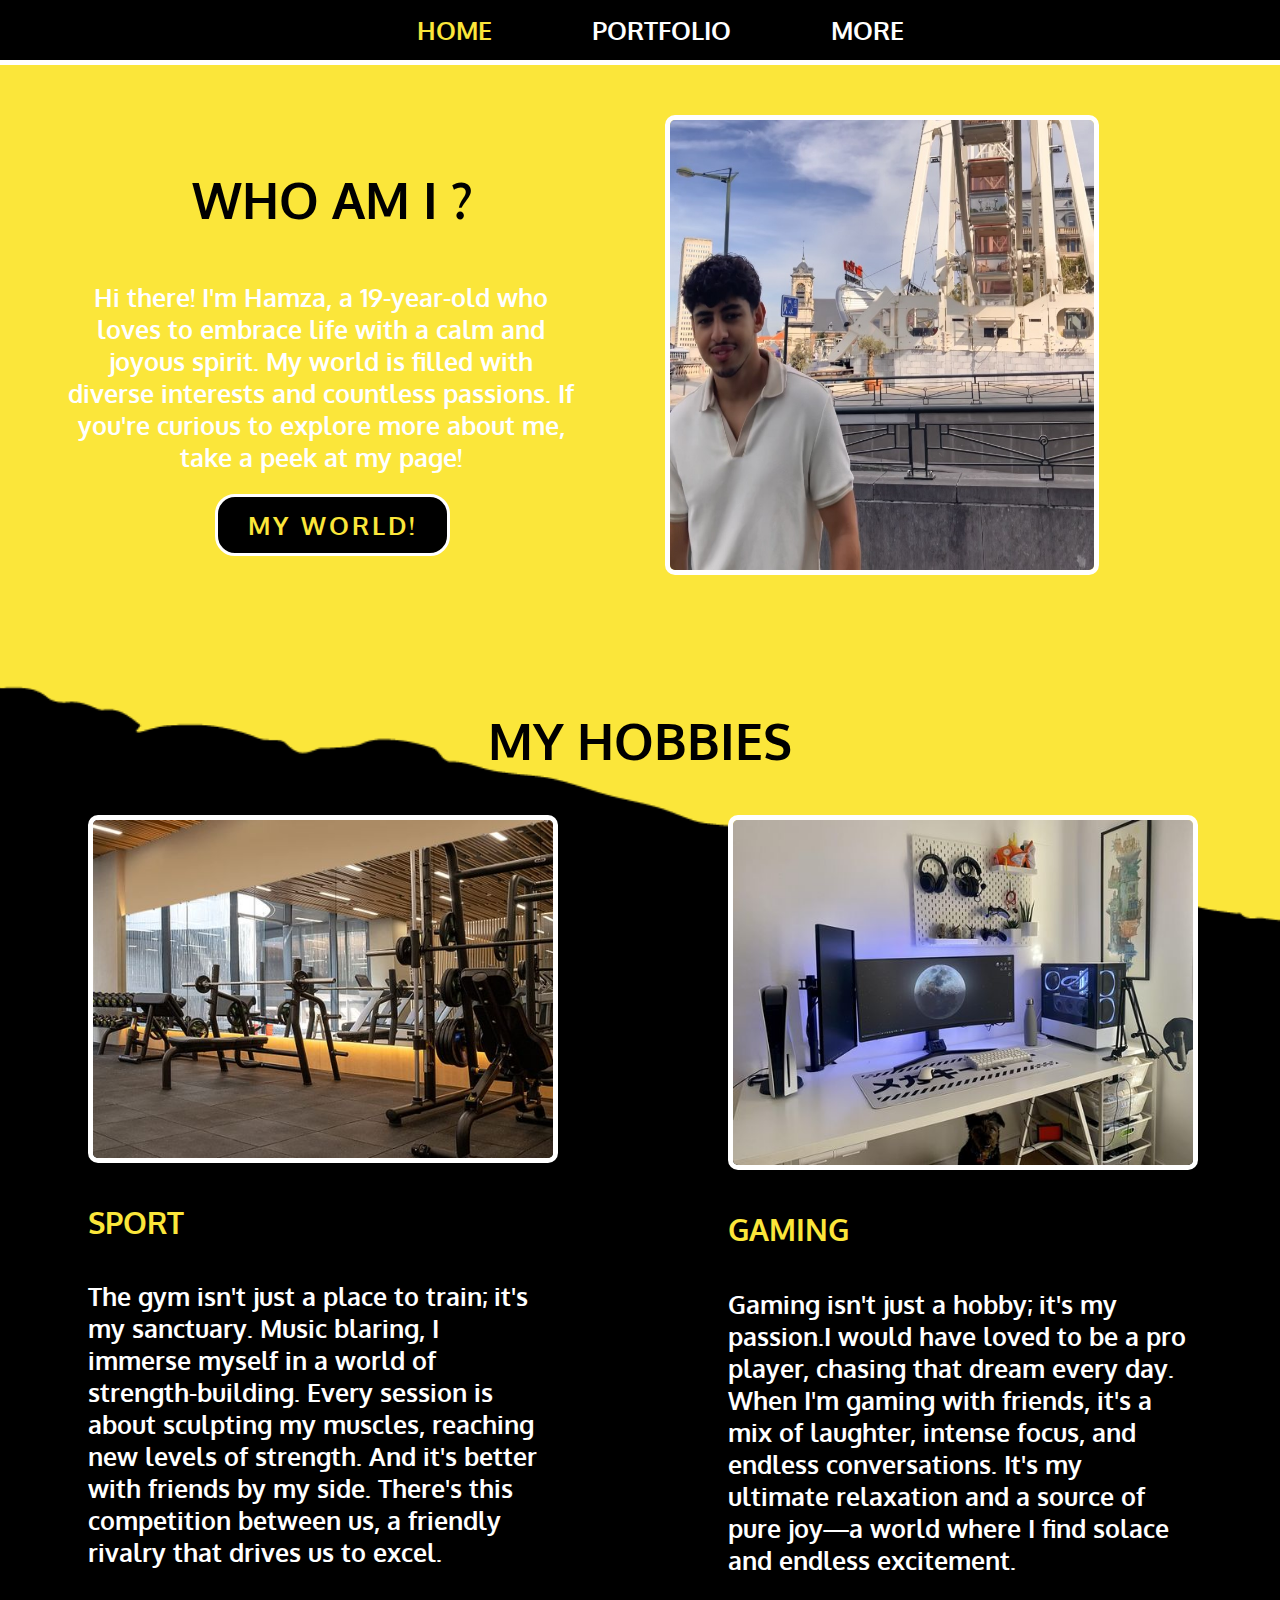
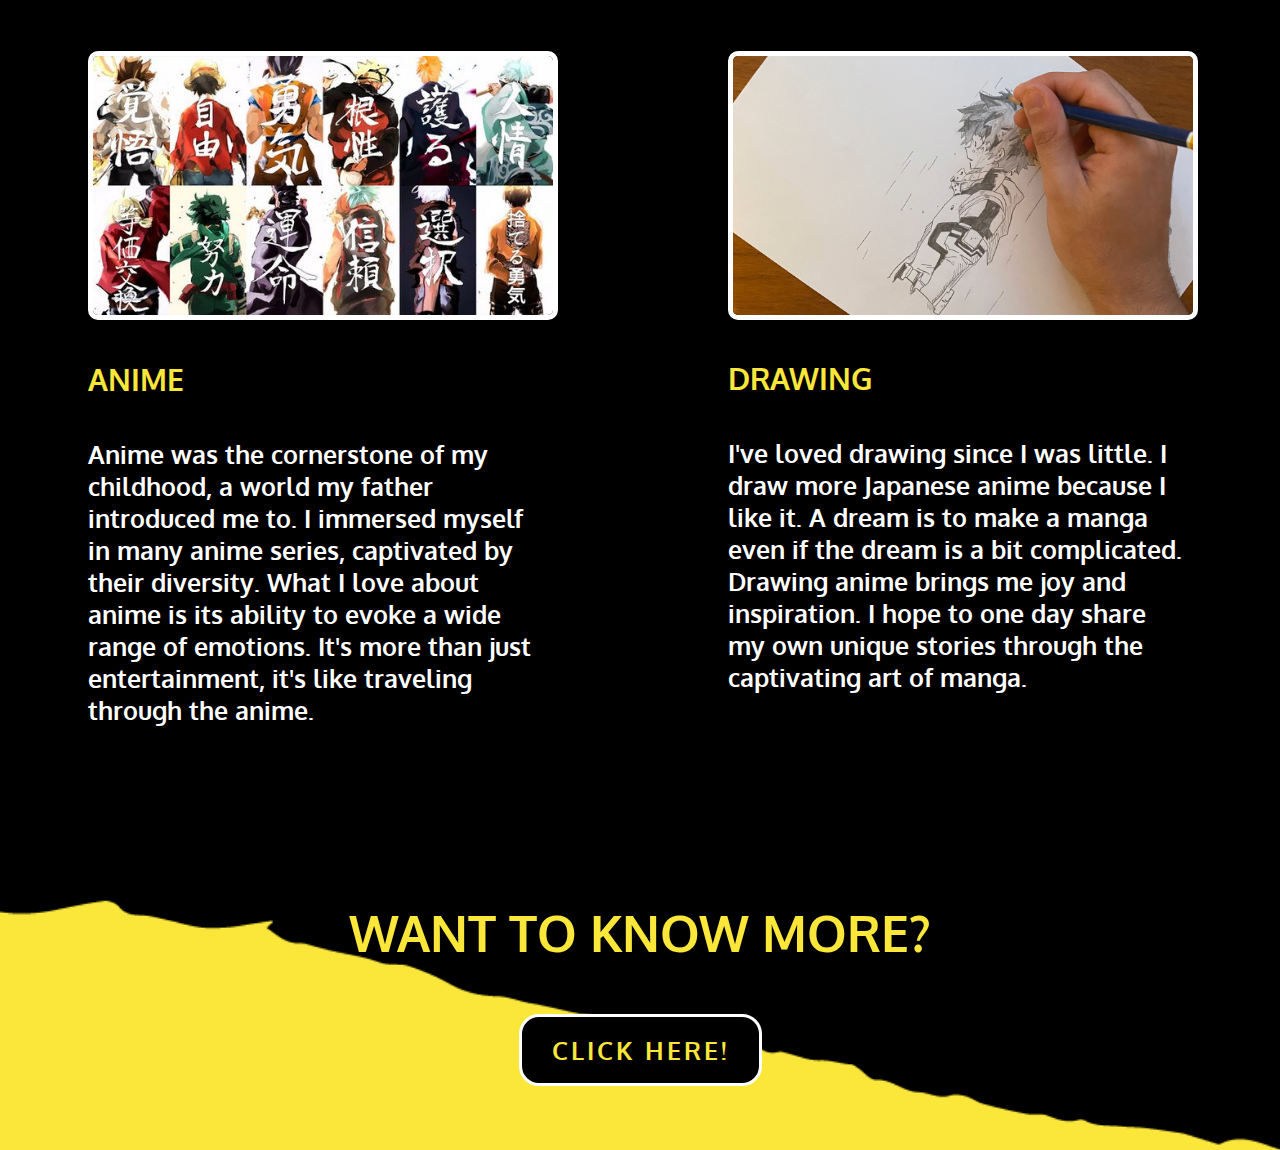
<file: index.html>
<!DOCTYPE html>
<html lang="en">
	<head>
		<meta charset="UTF-8" />
		<meta name="viewport" content="Hi there! I'm Hamza. My world is filled with diverse interests and countless passions. If you're curious to explore more about me, take a peek at my page!" />
		<title>Hamza Sahmoudi/Home</title>
		<link rel="stylesheet" href="style.css" />
	</head>
	<body>
		<div class="wrapper">
			<header>
				<div class="menu-toggle">&#9776;</div>
				<ul class="menu">
					<div class="actief">
						<li>
							<a href="index.html">HOME</a>
						</li>
					</div>
					<li>
						<a href="Portfolio.html">PORTFOLIO</a>
					</li>

					<li>
						<a href="More.html">MORE</a>
					</li>
				</ul>
			</header>
			<div class="rotate">
				<div class="first">
					<div class="first-text">
						<h3>WHO AM I ?</h3>
						<h2>Hi there! I'm Hamza, a 19-year-old who loves to embrace life with a calm and joyous spirit. My world is filled with diverse interests and countless passions. If you're curious to explore more about me, take a peek at my page!</h2>
						<a href="Portfolio.html">MY WORLD!</a>
					</div>
					<div class="first-image">
						<img src="Images/Front.jpeg" />
					</div>
				</div>
				<h3>MY HOBBIES</h3>
			</div>
			<div class="column-1">
				<div>
					<img class="image" src="Images/Sport.jpg" />
					<h4>SPORT</h4>
					<p>
						<span class="info"
							>The gym isn't just a place to train; it's my sanctuary. Music blaring, I immerse myself in a world of strength-building. Every session is about sculpting my muscles, reaching new levels of strength. And it's better with friends by my
							side. There's this competition between us, a friendly rivalry that drives us to excel.</span
						>
					</p>
				</div>
				<div>
					<img class="image" src="Images/Gaming.jpg" />
					<h4>GAMING</h4>
					<p>
						<span class="info"
							>Gaming isn't just a hobby; it's my passion.I would have loved to be a pro player, chasing that dream every day. When I'm gaming with friends, it's a mix of laughter, intense focus, and endless conversations. It's my ultimate relaxation
							and a source of pure joy—a world where I find solace and endless excitement.</span
						>
					</p>
				</div>
			</div>

			<div class="column">
				<div>
					<img class="image" src="Images/Anime.jpg" />
					<h4>ANIME</h4>
					<p>
						<span class="info"
							>Anime was the cornerstone of my childhood, a world my father introduced me to. I immersed myself in many anime series, captivated by their diversity. What I love about anime is its ability to evoke a wide range of emotions. It's more
							than just entertainment, it's like traveling through the anime.</span
						>
					</p>
				</div>
				<div>
					<img class="image" src="Images/drawing.jpg" />
					<h4>DRAWING</h4>
					<p>
						<span class="info"
							>I've loved drawing since I was little. I draw more Japanese anime because I like it. A dream is to make a manga even if the dream is a bit complicated. Drawing anime brings me joy and inspiration. I hope to one day share my own unique
							stories through the captivating art of manga.</span
						>
					</p>
				</div>
			</div>
			<div class="knowmore">
				<h3>WANT TO KNOW MORE?</h3>
				<a href="More.html">CLICK HERE!</a>
			</div>
		</div>
	</body>
	<script>
		const menuToggle = document.querySelector(".menu-toggle");
		const menu = document.querySelector(".menu");

		menuToggle.addEventListener("click", function () {
			menu.classList.toggle("active");
		});
	</script>
</html>
</file>
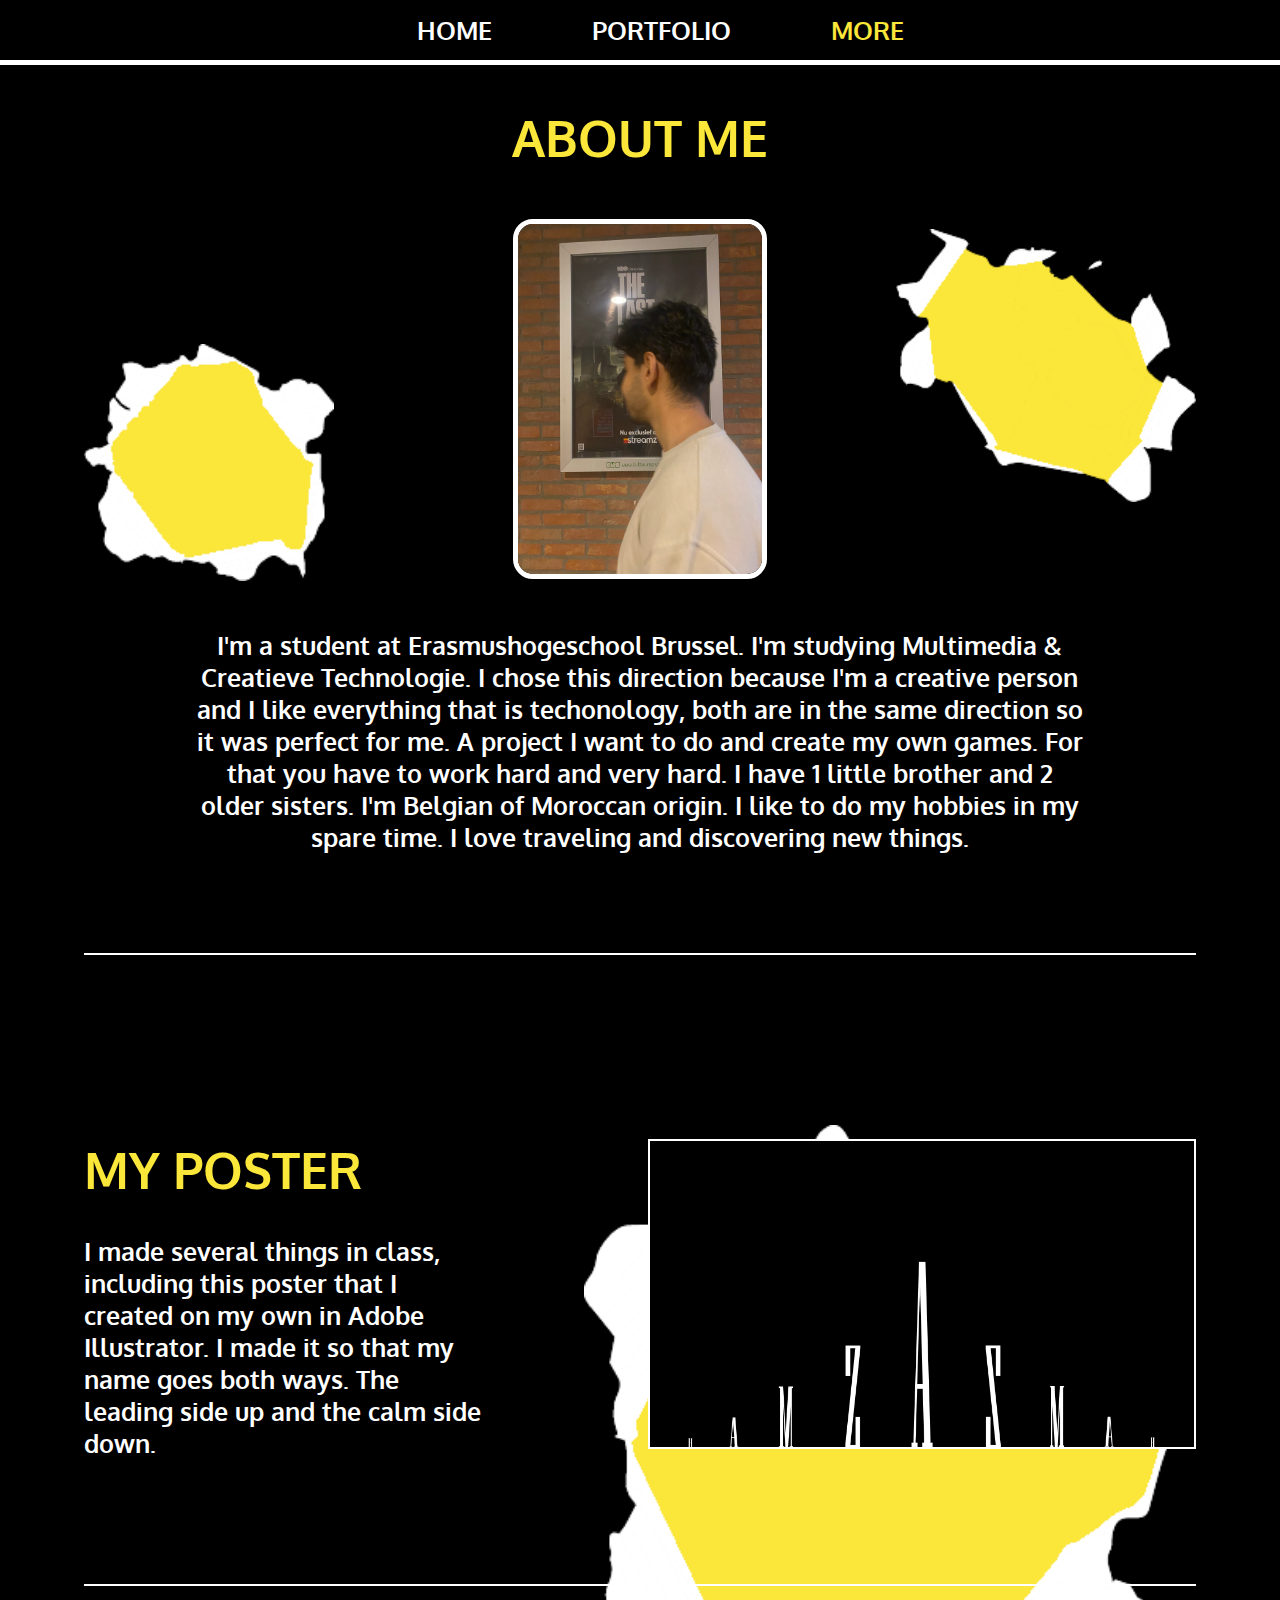
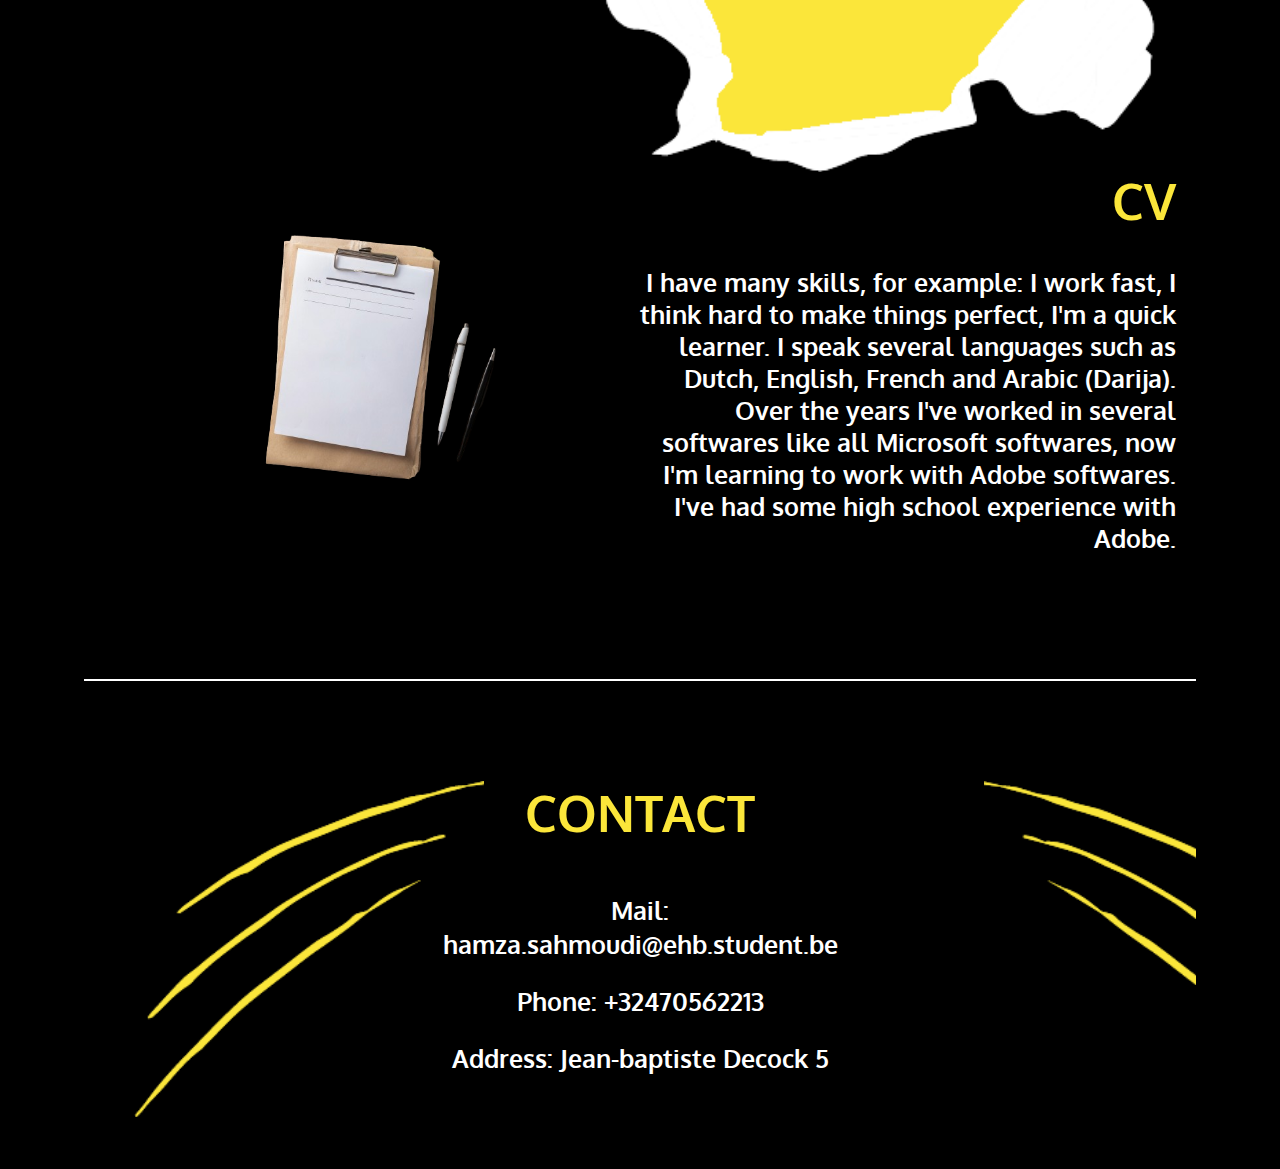
<file: More.html>
<!DOCTYPE html>
<html lang="en">
	<head>
		<meta charset="UTF-8" />
		<meta name="viewport" content="width=device-width, initial-scale=1.0" />
		<title>Hamza Sahmoudi/More</title>
		<link rel="stylesheet" href="style.css" />
	</head>
	<body class="more-page">
		<header>
			<div class="menu-toggle">&#9776;</div>
			<ul class="menu">
				<li><a href="index.html">HOME</a></li>
				<li><a href="Portfolio.html">PORTFOLIO</a></li>
				<div class="actief">
					<li><a href="More.html">MORE</a></li>
				</div>
			</ul>
		</header>
		<div class="separator"></div>
		<div class="wrapper-1">
			<div class="more">
				<h1>ABOUT ME</h1>
				<div class="more-background">
					<img src="Images/Aboutme.jpeg" />

					<p>
						I'm a student at Erasmushogeschool Brussel. I'm studying Multimedia & Creatieve Technologie. I chose this direction because I'm a creative person and I like everything that is techonology, both are in the same direction so it was perfect
						for me. A project I want to do and create my own games. For that you have to work hard and very hard. I have 1 little brother and 2 older sisters. I'm Belgian of Moroccan origin. I like to do my hobbies in my spare time. I love traveling
						and discovering new things.
					</p>
				</div>
			</div>
			<div class="separator"></div>
			<div class="poster-cv">
				<div class="poster">
					<div class="poster-text">
						<h1>MY POSTER</h1>
						<p>I made several things in class, including this poster that I created on my own in Adobe Illustrator. I made it so that my name goes both ways. The leading side up and the calm side down.</p>
					</div>
					<div class="poster-image">
						<img src="Images/Hamza.png" alt="Hamza's Poster" />
					</div>
				</div>
				<div class="separator"></div>

				<div class="cv">
					<div class="cv-image">
						<img src="Images/CV.png" />
					</div>
					<div class="cv-text">
						<h1>CV</h1>
						<p>
							I have many skills, for example: I work fast, I think hard to make things perfect, I'm a quick learner. I speak several languages such as Dutch, English, French and Arabic (Darija). Over the years I've worked in several softwares like
							all Microsoft softwares, now I'm learning to work with Adobe softwares. I've had some high school experience with Adobe.
						</p>
					</div>
				</div>
			</div>
			<div class="separator"></div>
			<div class="contact-griffe">
				<div class="contact">
					<h1 class="contact-title">CONTACT</h1>
					<div class="contact-info">
						<p>Mail:<a href="#"> hamza.sahmoudi@ehb.student.be</a></p>
						<p>Phone: +32470562213</p>
						<p>Address: Jean-baptiste Decock 5</p>
					</div>
				</div>
			</div>
		</div>
	</body>
	<script>
		const menuToggle = document.querySelector(".menu-toggle");
		const menu = document.querySelector(".menu");

		menuToggle.addEventListener("click", function () {
			menu.classList.toggle("active");
		});
	</script>
</html>
</file>
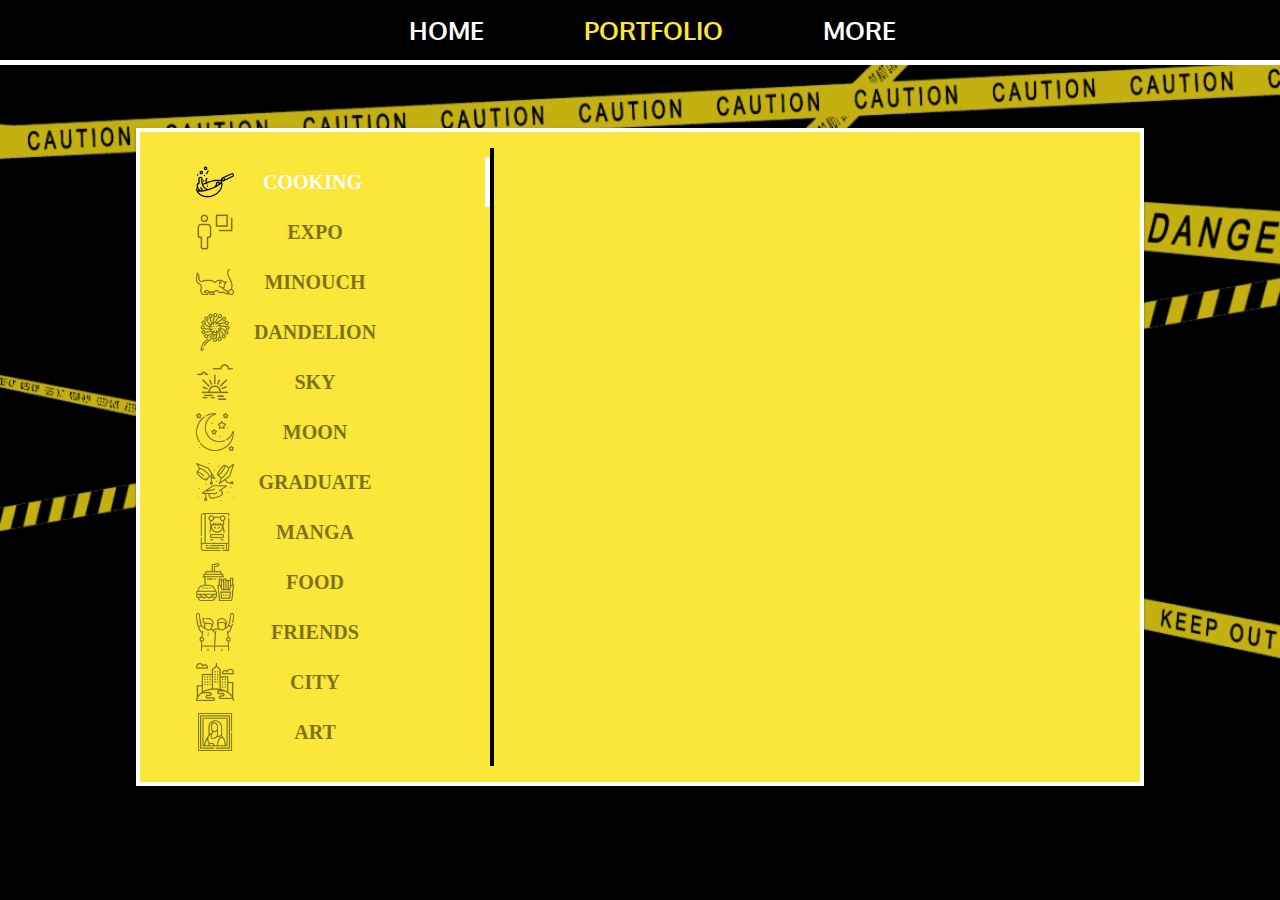
<file: Portfolio.html>
<!DOCTYPE html>
<html lang="en">
	<head>
		<meta charset="UTF-8" />
		<meta name="viewport" content="width=device-width, initial-scale=1.0" />
		<title>Hamza Sahmoudi/Portfolio</title>
		<link rel="stylesheet" href="carousel.css" />
	</head>
	<body>
		<header>
			<div class="menu-toggle">&#9776;</div>
			<ul class="menu">
				<li>
					<a href="index.html">HOME</a>
				</li>
				<div class="actief">
					<li>
						<a href="Portfolio.html">PORTFOLIO</a>
					</li>
				</div>
				<li>
					<a href="More.html">MORE</a>
				</li>
			</ul>
		</header>
		<div id="scene">
			<div id="left-zone">
				<ul class="list">
					<li class="item">
						<input
							type="radio"
							id="radio_The garden strawberry (or simply strawberry /ˈstrɔːbᵊri/; Fragaria × ananassa) is a widely grown hybrid species of the genus Fragaria (collectively known as the strawberries)"
							name="basic_carousel"
							value="The garden strawberry (or simply strawberry /ˈstrɔːbᵊri/; Fragaria × ananassa) is a widely grown hybrid species of the genus Fragaria (collectively known as the strawberries)"
							checked="checked"
						/>
						<label class="label_Cooking" for="radio_The garden strawberry (or simply strawberry /ˈstrɔːbᵊri/; Fragaria × ananassa) is a widely grown hybrid species of the genus Fragaria (collectively known as the strawberries)">COOKING</label>
						<div class="content content_Cooking">
							<span class="picto"></span>
							<p>
								I love to cook, not only for myself, but also for others. My sister is always teaching me new recipes, which results not only in delicious dishes, but also in enjoyable moments. I really enjoy cooking dishes that I like to eat. At
								least later I'll know what to cook if I'm living on my own.
							</p>
						</div>
					</li>
					<li class="item">
						<input
							type="radio"
							id="radio_A banana is an edible fruit, botanically a berry, produced by several kinds of large herbaceous flowering plants in the genus Musa."
							name="basic_carousel"
							value="A banana is an edible fruit, botanically a berry, produced by several kinds of large herbaceous flowering plants in the genus Musa."
						/>
						<label class="label_expo" for="radio_A banana is an edible fruit, botanically a berry, produced by several kinds of large herbaceous flowering plants in the genus Musa.">EXPO</label>
						<div class="content content_expo">
							<span class="picto"></span>
							<p>Here, I'm relaxing at an exhibition in Tokyo, doing all sorts of things. I love discovering new places. My ultimate dream is to go to Japan one day, so this day was really crazy.</p>
						</div>
					</li>
					<li class="item">
						<input
							type="radio"
							id="radio_The apple tree (Malus domestica) is a deciduous tree in the rose family best known for its sweet, pomaceous fruit, the apple. It is cultivated worldwide as a fruit tree, and is the most widely grown species in the genus Malus."
							name="basic_carousel"
							value="The apple tree (Malus domestica) is a deciduous tree in the rose family best known for its sweet, pomaceous fruit, the apple. It is cultivated worldwide as a fruit tree, and is the most widely grown species in the genus Malus."
						/>
						<label
							class="label_minouch"
							for="radio_The apple tree (Malus domestica) is a deciduous tree in the rose family best known for its sweet, pomaceous fruit, the apple. It is cultivated worldwide as a fruit tree, and is the most widely grown species in the genus Malus."
							>MINOUCH</label
						>
						<div class="content content_minouch">
							<span class="picto"></span>
							<p>
								May I introduce my cat Tarzan, who has been a faithful friend for the past three years. He quickly became my source of support, always by my side when I was facing difficulties. Tarzan loves to play and loves to crash on my bed at
								night for a long nap.
							</p>
						</div>
					</li>
					<li class="item">
						<input
							type="radio"
							id="radio_The orange (specifically, the sweet orange) is the fruit of the citrus species Citrus × sinensis in the family Rutaceae."
							name="basic_carousel"
							value="The orange (specifically, the sweet orange) is the fruit of the citrus species Citrus × sinensis in the family Rutaceae."
						/>
						<label class="label_dandelion" for="radio_The orange (specifically, the sweet orange) is the fruit of the citrus species Citrus × sinensis in the family Rutaceae.">DANDELION</label>
						<div class="content content_dandelion">
							<span class="picto"></span>
							<p>This image represents me. I'm a person who likes to be left alone in peace and quiet. I'm nice to my friends. I have the character of a leader who knows how to manage groups. I'm allergic to dandelions, but that's okay.</p>
						</div>
					</li>
					<li class="item">
						<input
							type="radio"
							id="radio_sky is an edible fruit, botanically a berry, produced by several kinds of large herbaceous flowering plants in the genus Musa."
							name="basic_carousel"
							value="A sky is an edible fruit, botanically a berry, produced by several kinds of large herbaceous flowering plants in the genus Musa."
						/>
						<label class="label_sky" for="radio_sky is an edible fruit, botanically a berry, produced by several kinds of large herbaceous flowering plants in the genus Musa.">SKY</label>
						<div class="content content_sky">
							<span class="picto"></span>
							<p>Sunsets are one of the most beautiful things to see in the sky. Sometimes it changes color every time. Being with your friends with this view is beautiful, isn't it?</p>
						</div>
					</li>
					<li class="item">
						<input
							type="radio"
							id="radio_moon is an edible fruit, botanically a berry, produced by several kinds of large herbaceous flowering plants in the genus Musa."
							name="basic_carousel"
							value="A moon is an edible fruit, botanically a berry, produced by several kinds of large herbaceous flowering plants in the genus Musa."
						/>
						<label class="label_moon" for="radio_moon is an edible fruit, botanically a berry, produced by several kinds of large herbaceous flowering plants in the genus Musa.">MOON</label>
						<div class="content content_moon">
							<span class="picto"></span>
							<p>Here you can see the moon on my birthday last year. I'm really a night person, I love playing with friends in the evening. Just relaxing, feeling the peace and no one around to distract me. Nights are just my happy place.</p>
						</div>
					</li>
					<li class="item">
						<input
							type="radio"
							id="radio_graduate is an edible fruit, botanically a berry, produced by several kinds of large herbaceous flowering plants in the genus Musa."
							name="basic_carousel"
							value="A graduate is an edible fruit, botanically a berry, produced by several kinds of large herbaceous flowering plants in the genus Musa."
						/>
						<label class="label_graduate" for="radio_graduate is an edible fruit, botanically a berry, produced by several kinds of large herbaceous flowering plants in the genus Musa.">GRADUATE</label>
						<div class="content content_graduate">
							<span class="picto"></span>
							<p>I was thrilled when I graduated from high school. We had to go in front of a stage and take it in front of relatives and friends. I'm proud of myself and also of my colleagues.</p>
						</div>
					</li>
					<li class="item">
						<input
							type="radio"
							id="radio_manga is an edible fruit, botanically a berry, produced by several kinds of large herbaceous flowering plants in the genus Musa."
							name="basic_carousel"
							value="A manga is an edible fruit, botanically a berry, produced by several kinds of large herbaceous flowering plants in the genus Musa."
						/>
						<label class="label_manga" for="radio_manga is an edible fruit, botanically a berry, produced by several kinds of large herbaceous flowering plants in the genus Musa.">MANGA</label>
						<div class="content content_manga">
							<span class="picto"></span>
							<p>
								Anime is my childhood, and I love watching all kinds. There's a lot of manga in the stores, and I always make a trip to the shelves. There's also made in asia, a manga/anime event. I've been there once, but I hope to go more often.
							</p>
						</div>
					</li>
					<li class="item">
						<input
							type="radio"
							id="radio_food is an edible fruit, botanically a berry, produced by several kinds of large herbaceous flowering plants in the genus Musa."
							name="basic_carousel"
							value="A food is an edible fruit, botanically a berry, produced by several kinds of large herbaceous flowering plants in the genus Musa."
						/>
						<label class="label_food" for="radio_food is an edible fruit, botanically a berry, produced by several kinds of large herbaceous flowering plants in the genus Musa.">FOOD</label>
						<div class="content content_food">
							<span class="picto"></span>
							<p>
								Who doesn't like to eat? I do. That's why I love to cook. I love discovering foods from every culture, but my favorite is Japanese food. Their rice, chicken, sauce, sushi, salad, noodles, soup. There are also Moroccan desserts that
								are very delicious.
							</p>
						</div>
					</li>
					<li class="item">
						<input
							type="radio"
							id="radio_friends is an edible fruit, botanically a berry, produced by several kinds of large herbaceous flowering plants in the genus Musa."
							name="basic_carousel"
							value="A friends is an edible fruit, botanically a berry, produced by several kinds of large herbaceous flowering plants in the genus Musa."
						/>
						<label class="label_friends" for="radio_friends is an edible fruit, botanically a berry, produced by several kinds of large herbaceous flowering plants in the genus Musa.">FRIENDS</label>
						<div class="content content_friends">
							<span class="picto"></span>
							<p>Going out with my friends is what I love. Seeing my friends again is a pleasure. I'd like to get out with them more because I miss it. Doing activities together, eating together, playing games together.</p>
						</div>
					</li>
					<li class="item">
						<input
							type="radio"
							id="radio_city is an edible fruit, botanically a berry, produced by several kinds of large herbaceous flowering plants in the genus Musa."
							name="basic_carousel"
							value="A city is an edible fruit, botanically a berry, produced by several kinds of large herbaceous flowering plants in the genus Musa."
						/>
						<label class="label_city" for="radio_city is an edible fruit, botanically a berry, produced by several kinds of large herbaceous flowering plants in the genus Musa.">CITY</label>
						<div class="content content_city">
							<span class="picto"></span>
							<p>
								Exploring new places excites me. Whenever I visit somewhere new, I remember the routes and spots like I have a built-in GPS in my head. It's not just about going places; it's about creating a mental map that brings each adventure to
								life. Discovering fresh locations keeps my curiosity alive and pushes me to seek out new adventures.
							</p>
						</div>
					</li>
					<li class="item">
						<input
							type="radio"
							id="radio_art is an edible fruit, botanically a berry, produced by several kinds of large herbaceous flowering plants in the genus Musa."
							name="basic_carousel"
							value="A art is an edible fruit, botanically a berry, produced by several kinds of large herbaceous flowering plants in the genus Musa."
						/>
						<label class="label_art" for="radio_art is an edible fruit, botanically a berry, produced by several kinds of large herbaceous flowering plants in the genus Musa.">ART</label>
						<div class="content content_art">
							<span class="picto"></span>
							<p>Art is beautiful to see, like going to a museum. The best museum I've explored is the Art & History Museum in Brussels. We have lots of artists in Belgium.</p>
						</div>
					</li>
				</ul>
			</div>
			<div id="middle-border"></div>
			<div id="right-zone"></div>
		</div>
	</body>
	<script>
		const menuToggle = document.querySelector(".menu-toggle");
		const menu = document.querySelector(".menu");

		menuToggle.addEventListener("click", function () {
			menu.classList.toggle("active");
		});
	</script>
</html>
</file>
<file: style.css>
/* BRONNEN 
ANIMATIE HEADER: https://vm.tiktok.com/ZGeF2uy31/
BACKGROUND IMAGE: https://www.instagram.com/reel/Cw117Q5rq_v/?igsh=eGcxODRnMTZvcjVq
*/

@import url("https://fonts.googleapis.com/css2?family=Oxygen:wght@400;700&display=swap");

body {
	margin: 0;
	font-family: "Oxygen", sans-serif;
	background-color: #fbe63a;
}

.wrapper {
	width: 100%;
	min-height: 100vh;
	margin: 0 auto;
	box-sizing: border-box;
	padding-top: 65px;
}

header {
	background-color: black;
	height: 60px;
	display: flex;
	align-items: center;
	justify-content: center;
	color: white;
	position: fixed;
	width: 100%;
	top: 0;
	z-index: 999;
	border-bottom: 5px solid white;
}

.menu {
	height: 100%;
	display: flex;
	align-items: center;
	justify-content: center;
	gap: 100px;
	list-style: none;
	font-size: 20px;
}

.actief li a {
	color: #fbe63a;
}

li a {
	color: white;
	text-decoration: none;
	font-size: 25px;
	border: none;
	background: none;
	font-weight: 600;
	font-family: "Oxygen", sans-serif;
}
li a::before {
	margin-left: auto;
}

li a::after,
li a::before {
	content: "";
	width: 0%;
	height: 2px;
	background: #fbe63a;
	display: block;
	transition: 0.5s;
}

li a:hover::after,
li a:hover::before {
	width: 100%;
}

.first {
	display: flex;
	align-items: center;
	justify-content: center;

	padding: 50px;
	width: 100%;
	box-sizing: border-box;
	margin-bottom: 80px;
}

.first-text {
	flex: 1;
	padding-right: 50px;
	color: white;
	text-align: center;
}
.first-text h3 {
	margin-top: 5%;
	color: black;
}

.first-image {
	flex: 1;
	text-align: right;
}
.first-image img {
	width: 75%;
	height: 450px;
	border: 5px solid WHITE;
	border-radius: 10px;
	margin-right: 160px;
}

.first-text a {
	display: inline-block;
	background-color: black;
	padding: 10px 30px;
	border-radius: 20px;
	color: #fbe63a;
	text-transform: uppercase;
	text-decoration: none;
	font-size: 25px;
	font-weight: bold;
	letter-spacing: 3px;
	border: 3px solid white;
	font-weight: bold;
}

.first-text a::before {
	margin-left: auto;
}

.first-text a::after {
	content: "";
	width: 0%;
	height: 2px;
	background: #fbe63a;
	display: block;
	transition: 0.5s;
}

.first-text a:hover::after {
	width: 100%;
}

.hobby {
	width: 100%;
	margin: 0 auto;
	background-color: black;
	position: relative;
	padding-bottom: 50px;
}

.info {
	color: #fff;
	width: 230%;
	display: block;
	margin: 0 auto;
	padding-bottom: 10px;
}
.column-1 {
	display: flex;
	justify-content: center;
	background-image: url(Images/Fond.png);
	background-size: 3200px;
	background-repeat: no-repeat;
	background-position: -170px -135px;
}

.column-1 div {
	width: calc(50% - 20px);
	max-width: 200px;
	margin: 0 auto;
	margin-bottom: 40px;
	margin-right: 27.5%;
}

.column {
	display: flex;
	justify-content: center;
	background-color: black;
}

.column div {
	width: calc(50% - 20px);
	max-width: 200px;
	margin: 0 auto;
	margin-bottom: 40px;
	margin-right: 27.5%;
}

.hobby h3 {
	margin-bottom: 100px;
	color: #fbe63a;
}

.image {
	width: 230%;
	display: block;
	margin: 0;
	border: 5px solid white;
	border-radius: 10px;
}

.knowmore {
	background-color: #fbe63a;
	text-align: center;
	padding: 50px 0;
	padding-bottom: 5%;
	background-image: url(Images/Fond.png);
	background-position: -170px -680px;
	background-size: 2200px;
	background-repeat: no-repeat;
}
.knowmore h3 {
	margin-bottom: 50px;
	color: #fbe63a;
}
.knowmore a {
	display: inline-block;
	background-color: black;
	padding: 15px 30px;
	border-radius: 20px;
	color: #fbe63a;
	text-transform: uppercase;
	text-decoration: none;
	font-size: 25px;
	font-weight: bold;
	letter-spacing: 3px;
	border: 3px solid white;
	font-weight: bold;
}

.knowmore a::before {
	margin-left: auto;
}

.knowmore a::after {
	content: "";
	width: 0%;
	height: 2px;
	background: #fbe63a;
	display: block;
	transition: 0.5s;
}

.knowmore a:hover::after {
	width: 100%;
}

/*lettertype*/
h2 {
	margin-left: 3%;
	font-size: 25px;
	width: 90%;
	font-weight: bold;
}

p {
	font-size: 25px;
	width: 100%;
	font-weight: bold;
	text-align: left;
}

h4 {
	font-size: 30px;
	font-weight: bold;
	color: #fbe63a;
	width: 470px;
	text-align: left;
}

h3 {
	text-align: center;
	font-size: 50px;
	font-weight: bold;
}

.rotate {
	background-image: url(Images/Fond.png);
	background-position: -300px 580px;
	background-size: 2200px;
	background-repeat: no-repeat;
	height: 900px;
	margin-bottom: -150px;
	width: 100%;
}

.rotate h3 {
	margin-top: 30px;
}

@media only screen and (max-width: 768px) {
	body {
		font-size: 16px;
		overflow-x: hidden;
	}
	.menu {
		display: none;
	}

	.menu-toggle {
		display: block;
		cursor: pointer;
		color: white;
		font-size: 24px;
		position: fixed;
		top: 15px;
		left: 20px;
		z-index: 1000;
	}

	.menu.active {
		display: flex;
		flex-direction: column;
		background-color: black;
		position: fixed;
		top: 0px;
		width: 100%;
		padding: 20px 0;
		text-align: center;
	}
	.first-image img,
	.image {
		width: 100%;
		height: auto;
		margin-right: 0;
	}

	.first {
		padding: 20px;
		margin-bottom: 50px;
	}

	.first-text {
		padding-right: 20px;
	}

	.knowmore {
		padding: 30px 0;
		background-image: none;
	}

	.knowmore h3 {
		margin-bottom: 30px;
		color: black;
	}

	.knowmore a {
		font-size: 20px;
		padding: 10px 20px;
	}

	h2,
	p {
		font-size: 18px;
	}

	h3 {
		font-size: 33px;
	}

	.column,
	.column-1 {
		width: 100%;
		flex-direction: column;
		background-image: none;
		background-color: black;
	}
	.column div,
	.column-1 div {
		width: 90%;
		max-width: 100%;
		margin-bottom: 20px;
		text-align: center;
		margin-top: 50px;
		margin-left: 15px;
	}

	.column div p,
	.column-1 div p {
		width: 45%;
		text-align: center;
	}
	.column div h4,
	.column-1 div h4 {
		width: 100%;
		text-align: center;
	}

	.rotate {
		height: auto;
		padding-bottom: 20px;
		background-position: center center;
		background-image: none;
	}

	.first-text a {
		padding: 10px 10px;
		font-size: 20px;
		margin-top: 20px;
	}
	.first-image img {
		margin-top: 100px;
	}
}

/*PAGINA MORE*/

@import url("https://fonts.googleapis.com/css2?family=Oxygen:wght@400;700&display=swap");

body.more-page {
	margin: 0;
	font-family: "Oxygen", sans-serif;
	background-color: black;
}

header {
	background-color: black;
	height: 60px;
	display: flex;
	align-items: center;
	justify-content: center;
	color: white;
	position: fixed;
	width: 100%;
	top: 0;
	z-index: 999;
	border-bottom: 5px solid white;
}

.menu {
	height: 100%;
	display: flex;
	align-items: center;
	justify-content: center;
	gap: 100px;
	list-style: none;
	font-size: 20px;
}

li a {
	color: white;
	text-decoration: none;
	font-size: 25px;
	border: none;
	background: none;
	font-weight: 600;
	font-family: "Oxygen", sans-serif;
}

li a::before {
	margin-left: auto;
}

li a::after,
a::before {
	content: "";
	width: 0%;
	height: 2px;
	background: #fbe63a;
	display: block;
	transition: 0.5s;
}

li a:hover::after,
li a:hover::before {
	width: 100%;
}

.wrapper-1 {
	width: 90%;
	margin: 0 auto;
	padding: 20px;
	box-sizing: border-box;
}

.separator {
	width: 100%;
	border-bottom: 2px solid white;
	margin-bottom: 50px;
}

.more {
	text-align: center;
	margin: 0 auto;
	margin-bottom: 100px;
	font-weight: bold;
	color: #f2c96c;
	background-image: url(Images/Trou\ 1.png);
	background-position: left;
	background-size: 250px;
	background-repeat: no-repeat;
}
.more-background {
	background-image: url(Images/Trou\ 2.png);
	background-position: right 10px;
	background-size: 300px;
	background-repeat: no-repeat;
}
.more img {
	width: 22%;
	height: 350px;
	border: 5px solid white;
	border-radius: 20px;
	display: block;
	margin: 0 auto;
}
.more p {
	margin-top: 50px;
	font-size: 25px;
	color: white;
	width: 80%;
	margin-left: 10%;
	text-align: center;
}

.more h1 {
	margin-bottom: 50px;
	font-size: 50px;
	font-weight: bold;
	color: #fbe63a;
	display: inline-block;
}
.poster {
	display: flex;
	flex-wrap: wrap;
	align-items: center;
	margin-top: 150px;
	margin-bottom: 100px;
	font-weight: bold;
}

.poster-text {
	flex: 1;
	padding-right: 20px;
}

.poster-image {
	flex: 1;
	text-align: center;
	border: 2px solid white;
}

.poster-image img {
	max-width: 100%;
	height: auto;
	margin: 0 auto;
	display: block;
}

.poster-text h1 {
	font-size: 50px;
	color: #fbe63a;
	font-weight: bold;
}

.poster-text P {
	font-size: 25px;
	color: white;
	font-weight: bold;
	width: 75%;
}

.cv {
	display: flex;
	flex-wrap: wrap;
	align-items: center;
	margin-top: 150px;
	margin-bottom: 100px;
	font-weight: bold;
}

.cv-text {
	flex: 1;
	padding-right: 20px;
	color: white;
	text-align: right;
}
.cv h1 {
	font-size: 50px;
	color: #fbe63a;
}
.cv p {
	font-size: 25px;
	color: white;
	font-weight: bold;
	text-align: right;
}

.cv-image {
	flex: 1;
	text-align: center;
}

.cv-image img {
	max-width: 60%;
	height: auto;
	margin: 0 auto;
	display: block;
}

.contact {
	text-align: center;
	margin-top: 100px;
	background-image: url(Images/Griffe\ 1.png);
	background-position: 50px 0px;
	background-size: 350px;
	background-repeat: no-repeat;
	padding-bottom: 50px;
}

.contact-title {
	font-size: 50px;
	color: #fbe63a;
	margin-bottom: 20px;
}

.contact-info {
	text-align: CENTER;
	font-size: 25px;
	color: white;
	font-weight: bold;
	margin-top: 50px;
}
.contact-info p {
	text-align: center;
}
.contact-info a {
	color: white;
	text-decoration: none;
	font-size: 25px;
	border: none;
	background: none;
}

.poster-cv {
	background-image: url(Images/Trou\ 3.png);
	background-position: 500px 20px;
	background-size: 600px;
	background-repeat: no-repeat;
}

.contact-griffe {
	background-image: url(Images/Griffe\ 2.png);
	background-position: 900px 0px;
	background-size: 350px;
	background-repeat: no-repeat;
}
.menu-toggle {
	display: none;
	cursor: pointer;
	color: white;
	font-size: 24px;
}

@media only screen and (max-width: 768px) {
	.menu {
		display: none;
	}

	.menu-toggle {
		display: block;
		cursor: pointer;
		color: white;
		font-size: 24px;
		position: fixed;
		top: 15px;
		left: 20px;
		z-index: 1000;
	}

	.menu.active {
		display: flex;
		flex-direction: column;
		background-color: black;
		position: fixed;
		top: 0px;
		width: 100%;
		padding: 20px 0;
		text-align: center;
	}

	.more {
		background-image: url(Images/Trou\ 1.png);
		background-position: left;
		background-size: 250px;
		background-repeat: no-repeat;
	}

	.more-background {
		background-image: none;
	}

	.more img {
		width: 80%;
		height: auto;
	}

	.more p {
		font-size: 19px;
		width: 100%;
		margin-left: 0;
	}

	.contact {
		background-image: none;
	}
	.contact p {
		font-size: 20px;
	}
	.contact a {
		font-size: 20px;
	}
	.wrapper-1 {
		max-width: 100%;
		overflow-x: hidden;
		box-sizing: border-box;
	}

	.poster-cv {
		background-image: url(Images/Trou\ 3.png);
		background-position: 200px 450px;
		background-size: 100px;
		background-repeat: no-repeat;
	}

	.contact-griffe {
		background-image: none;
	}
	.cv {
		display: flex;
		flex-direction: column;
		align-items: center;
		margin-top: 100px;
		margin-bottom: 100px;
		font-weight: bold;
		background-image: url(Images/Trou\ 2.png);
		background-position: 250px 200px;
		background-size: 100px;
		background-repeat: no-repeat;
	}

	.cv-image {
		text-align: center;
		margin-bottom: 20px;
		margin-left: 10px;
	}
	.cv-text {
		text-align: center;
		margin-left: 10px;
	}

	.cv-text p {
		text-align: center;
		color: white;
		font-size: 18px;
		margin-left: 10px;
	}
	.poster {
		display: flex;
		flex-direction: column;
		margin-top: 100px;
		margin-bottom: 100px;
		font-weight: bold;
		text-align: center;
	}

	.poster-image {
		text-align: center;
	}
	.poster-text h1 {
		margin-left: 15px;
	}
	.poster-text p {
		text-align: center;
		color: white;
		width: 100%;
		font-size: 19px;
		margin-left: 10px;
	}
}
</file>
<file: carousel.css>
/* BRON CAROUSEL https://codepen.io/pascaloliv/pen/LVZaeE*/

@import url("https://fonts.googleapis.com/css2?family=Oxygen:wght@400;700&display=swap");

body {
	margin: 0;
	font-family: "Oxygen", sans-serif;
	background-color: black;
}
header {
	background-color: black;
	height: 60px;
	display: flex;
	align-items: center;
	justify-content: center;
	color: white;
	position: fixed;
	width: 100%;
	top: 0;
	z-index: 999;
	border-bottom: 5px solid white;
}

.menu {
	height: 100%;
	display: flex;
	align-items: center;
	justify-content: center;
	gap: 100px;
	list-style: none;
	font-size: 20px;
	margin-right: 15px;
}

li a {
	color: white;
	text-decoration: none;
	font-size: 25px;
	border: none;
	background: none;
	font-weight: 600;
	font-family: "Oxygen", sans-serif;
}
li a::before {
	margin-left: auto;
}

li a::after,
a::before {
	content: "";
	width: 0%;
	height: 2px;
	background: #f2c96c;
	display: block;
	transition: 0.5s;
}

li a:hover::after,
li a:hover::before {
	width: 100%;
}
.actief li a {
	color: #fbe63a;
}

@-webkit-keyframes slidein {
	0% {
		top: -400px;
		opacity: 0;
	}
	100% {
		opacity: 1;
		top: 0px;
	}
}
@keyframes slidein {
	0% {
		top: -400px;
		opacity: 0;
	}
	100% {
		opacity: 1;
		top: 0px;
	}
}
@-webkit-keyframes slideout {
	0% {
		top: 0;
		opacity: 1;
	}
	100% {
		top: -400px;
		opacity: 0;
	}
}
@keyframes slideout {
	0% {
		top: 0;
		opacity: 1;
	}
	100% {
		top: -400px;
		opacity: 0;
	}
}
body {
	background-image: url(Images/Tape-PNG-Transparent.png);
	background-size: cover;
	background-repeat: no-repeat;
	font-family: "Tahoma";
	-moz-user-select: none;
	-webkit-user-select: none;
	-ms-user-select: none;
	user-select: none;
}
body #scene {
	display: flex;
	align-items: center;
	justify-content: left;
	width: 1000px;
	height: 650px;
	position: absolute;
	top: 0;
	bottom: 0;
	left: 0;
	right: 0;
	margin: auto;
	background-color: #fbe63a;
	box-shadow: 0 1px 3px rgba(0, 0, 0, 0.12), 0 1px 2px rgba(0, 0, 0, 0.24);
	overflow: hidden;
	border: 4px solid white;
	margin-top: 10%;
}
body #scene #left-zone {
	background: #bla;
	height: 75%;
	flex-grow: 0;
	display: flex;
	width: 350px;
	align-items: center;
	justify-content: left;
}
body #scene #left-zone .list {
	display: flex;
	list-style: none;
	align-content: stretch;
	flex-direction: column;
	flex-grow: 1;
	margin: 0;
	padding: 0;
}
body #scene #left-zone .list li.item input[type="radio"] {
	display: none;
}
body #scene #left-zone .list li.item input[type="radio"] ~ label {
	display: block;
	opacity: 0.5;
	height: 50px;
	text-align: center;
	line-height: 50px;
}
body #scene #left-zone .list li.item input[type="radio"] ~ label:first-letter {
	text-transform: uppercase;
}
body #scene #left-zone .list li.item input[type="radio"] ~ label:hover {
	opacity: 0.75;
	cursor: pointer;
}
body #scene #left-zone .list li.item input[type="radio"] ~ label.label_Cooking:before {
	content: " ";
	display: block;
	position: absolute;
	width: 50px;
	height: 50px;
	margin-left: 50px;
	background-image: url(Images/cooking-icoon.png);
	background-position: center;
	background-size: 75% 75%;
	background-repeat: no-repeat;
}
body #scene #left-zone .list li.item input[type="radio"] ~ label.label_expo:before {
	content: " ";
	display: block;
	position: absolute;
	width: 50px;
	height: 50px;
	margin-left: 50px;
	background-image: url(Images/expo-icoon.png);
	background-position: center;
	background-size: 75% 75%;
	background-repeat: no-repeat;
}
body #scene #left-zone .list li.item input[type="radio"] ~ label.label_minouch:before {
	content: " ";
	display: block;
	position: absolute;
	width: 50px;
	height: 50px;
	margin-left: 50px;
	background-image: url(Images/cat-icoon.png);
	background-position: center;
	background-size: 75% 75%;
	background-repeat: no-repeat;
}
body #scene #left-zone .list li.item input[type="radio"] ~ label.label_dandelion:before {
	content: " ";
	display: block;
	position: absolute;
	width: 50px;
	height: 50px;
	margin-left: 50px;
	background-image: url(Images/flower-icoon.png);
	background-position: center;
	background-size: 75% 75%;
	background-repeat: no-repeat;
}
body #scene #left-zone .list li.item input[type="radio"] ~ label.label_sky:before {
	content: " ";
	display: block;
	position: absolute;
	width: 50px;
	height: 50px;
	margin-left: 50px;
	background-image: url(Images/sunset-icoon.png);
	background-position: center;
	background-size: 75% 75%;
	background-repeat: no-repeat;
}
body #scene #left-zone .list li.item input[type="radio"] ~ label.label_moon:before {
	content: " ";
	display: block;
	position: absolute;
	width: 50px;
	height: 50px;
	margin-left: 50px;
	background-image: url(Images/moon-icoon.png);
	background-position: center;
	background-size: 75% 75%;
	background-repeat: no-repeat;
}
body #scene #left-zone .list li.item input[type="radio"] ~ label.label_graduate:before {
	content: " ";
	display: block;
	position: absolute;
	width: 50px;
	height: 50px;
	margin-left: 50px;
	background-image: url(Images/graduate-icoon.png);
	background-position: center;
	background-size: 75% 75%;
	background-repeat: no-repeat;
}
body #scene #left-zone .list li.item input[type="radio"] ~ label.label_manga:before {
	content: " ";
	display: block;
	position: absolute;
	width: 50px;
	height: 50px;
	margin-left: 50px;
	background-image: url(Images/manga-icoon.png);
	background-position: center;
	background-size: 75% 75%;
	background-repeat: no-repeat;
}
body #scene #left-zone .list li.item input[type="radio"] ~ label.label_food:before {
	content: " ";
	display: block;
	position: absolute;
	width: 50px;
	height: 50px;
	margin-left: 50px;
	background-image: url(Images/food-icoon.png);
	background-position: center;
	background-size: 75% 75%;
	background-repeat: no-repeat;
}
body #scene #left-zone .list li.item input[type="radio"] ~ label.label_friends:before {
	content: " ";
	display: block;
	position: absolute;
	width: 50px;
	height: 50px;
	margin-left: 50px;
	background-image: url(Images/friends-icoon.png);
	background-position: center;
	background-size: 75% 75%;
	background-repeat: no-repeat;
}
body #scene #left-zone .list li.item input[type="radio"] ~ label.label_city:before {
	content: " ";
	display: block;
	position: absolute;
	width: 50px;
	height: 50px;
	margin-left: 50px;
	background-image: url(Images/city-icoon.png);
	background-position: center;
	background-size: 75% 75%;
	background-repeat: no-repeat;
}
body #scene #left-zone .list li.item input[type="radio"] ~ label.label_art:before {
	content: " ";
	display: block;
	position: absolute;
	width: 50px;
	height: 50px;
	margin-left: 50px;
	background-image: url(Images/Art.png);
	background-position: center;
	background-size: 75% 75%;
	background-repeat: no-repeat;
}
body #scene #left-zone .list li.item input[type="radio"] ~ .content {
	position: absolute;
	left: 350px;
	top: -600px;
	width: 650px;
	height: 600px;
	-webkit-animation-duration: 0.75s;
	animation-duration: 0.75s;
	-webkit-animation-name: slideout;
	animation-name: slideout;
	-webkit-animation-timing-function: ease-out;
	animation-timing-function: ease-out;
	display: flex;
	align-items: center;
	justify-content: center;
	flex-direction: column;
}
body #scene #left-zone .list li.item input[type="radio"] ~ .content.content_Cooking .picto {
	height: 300px;
	width: 250px;
	background-image: url(Images/Cook.jpeg);
	background-position: center;
	background-size: cover;
	background-repeat: no-repeat;
	border: 5px solid white;
	border-radius: 10px;
}

body #scene #left-zone .list li.item input[type="radio"] ~ .content.content_expo .picto {
	height: 300px;
	width: 250px;
	background-image: url(Images/Expo.jpeg);
	background-position: center;
	background-size: cover;
	background-repeat: no-repeat;
	border: 5px solid white;
	border-radius: 10px;
}

body #scene #left-zone .list li.item input[type="radio"] ~ .content.content_minouch .picto {
	height: 300px;
	width: 250px;
	background-image: url(Images/Cat.jpeg);
	background-position: center;
	background-size: cover;
	background-repeat: no-repeat;
	border: 5px solid white;
	border-radius: 10px;
}

body #scene #left-zone .list li.item input[type="radio"] ~ .content.content_dandelion .picto {
	height: 300px;
	width: 250px;
	background-image: url(Images/One.jpeg);
	background-position: center;
	background-size: cover;
	background-repeat: no-repeat;
	border: 5px solid white;
	border-radius: 10px;
}
body #scene #left-zone .list li.item input[type="radio"] ~ .content.content_sky .picto {
	height: 300px;
	width: 250px;
	background-image: url(Images/Sky.jpeg);
	background-position: center;
	background-size: cover;
	background-repeat: no-repeat;
	border: 5px solid white;
	border-radius: 10px;
}
body #scene #left-zone .list li.item input[type="radio"] ~ .content.content_moon .picto {
	height: 300px;
	width: 250px;
	background-image: url(Images/Moon.jpeg);
	background-position: center;
	background-size: cover;
	background-repeat: no-repeat;
	border: 5px solid white;
	border-radius: 10px;
}
body #scene #left-zone .list li.item input[type="radio"] ~ .content.content_graduate .picto {
	height: 300px;
	width: 250px;
	background-image: url(Images/Promote.jpeg);
	background-position: center;
	background-size: cover;
	background-repeat: no-repeat;
	border: 5px solid white;
	border-radius: 10px;
}
body #scene #left-zone .list li.item input[type="radio"] ~ .content.content_manga .picto {
	height: 300px;
	width: 250px;
	background-image: url(Images/Manga.jpeg);
	background-position: center;
	background-size: cover;
	background-repeat: no-repeat;
	border: 5px solid white;
	border-radius: 10px;
}
body #scene #left-zone .list li.item input[type="radio"] ~ .content.content_food .picto {
	height: 300px;
	width: 250px;
	background-image: url(Images/Food.jpeg);
	background-position: center;
	background-size: cover;
	background-repeat: no-repeat;
	border: 5px solid white;
	border-radius: 10px;
}
body #scene #left-zone .list li.item input[type="radio"] ~ .content.content_friends .picto {
	height: 300px;
	width: 250px;
	background-image: url(Images/Friends.jpeg);
	background-position: center;
	background-size: cover;
	background-repeat: no-repeat;
	border: 5px solid white;
	border-radius: 10px;
}
body #scene #left-zone .list li.item input[type="radio"] ~ .content.content_city .picto {
	height: 300px;
	width: 250px;
	background-image: url(Images/Dos2.jpeg);
	background-position: center;
	background-size: cover;
	background-repeat: no-repeat;
	border: 5px solid white;
	border-radius: 10px;
}
body #scene #left-zone .list li.item input[type="radio"] ~ .content.content_art .picto {
	height: 300px;
	width: 250px;
	background-image: url(Images/Kunst.jpeg);
	background-position: center;
	background-size: cover;
	background-repeat: no-repeat;
	border: 5px solid white;
	border-radius: 10px;
}

body #scene #left-zone .list li.item input[type="radio"] ~ .content h1:first-letter {
	text-transform: uppercase;
}
body #scene #left-zone .list li.item input[type="radio"] ~ .content p {
	max-width: 50%;
	text-align: center;
}
body #scene #left-zone .list li.item input[type="radio"]:checked ~ label {
	opacity: 1;
	-webkit-animation: all 1s cubic-bezier(0.455, 0.03, 0.515, 0.955);
	animation: all 1s cubic-bezier(0.455, 0.03, 0.515, 0.955);
}
body #scene #left-zone .list li.item input[type="radio"]:checked ~ label.label_Cooking {
	color: white;
	border-right: solid 5px white;
}
body #scene #left-zone .list li.item input[type="radio"]:checked ~ label.label_expo {
	color: white;
	border-right: solid 5px white;
}
body #scene #left-zone .list li.item input[type="radio"]:checked ~ label.label_minouch {
	color: white;
	border-right: solid 5px white;
}
body #scene #left-zone .list li.item input[type="radio"]:checked ~ label.label_dandelion {
	color: white;
	border-right: solid 5px white;
}
body #scene #left-zone .list li.item input[type="radio"]:checked ~ label.label_sky {
	color: white;
	border-right: solid 5px white;
}
body #scene #left-zone .list li.item input[type="radio"]:checked ~ label.label_moon {
	color: white;
	border-right: solid 5px white;
}
body #scene #left-zone .list li.item input[type="radio"]:checked ~ label.label_graduate {
	color: white;
	border-right: solid 5px white;
}
body #scene #left-zone .list li.item input[type="radio"]:checked ~ label.label_manga {
	color: white;
	border-right: solid 5px white;
}
body #scene #left-zone .list li.item input[type="radio"]:checked ~ label.label_food {
	color: white;
	border-right: solid 5px white;
}
body #scene #left-zone .list li.item input[type="radio"]:checked ~ label.label_friends {
	color: white;
	border-right: solid 5px white;
}
body #scene #left-zone .list li.item input[type="radio"]:checked ~ label.label_city {
	color: white;
	border-right: solid 5px white;
}
body #scene #left-zone .list li.item input[type="radio"]:checked ~ label.label_art {
	color: white;
	border-right: solid 5px white;
}
body #scene #left-zone .list li.item input[type="radio"]:checked ~ .content {
	-webkit-animation-duration: 0.75s;
	animation-duration: 0.75s;
	-webkit-animation-name: slidein;
	animation-name: slidein;
	-webkit-animation-fill-mode: forwards;
	animation-fill-mode: forwards;
	-webkit-animation-timing-function: cubic-bezier(0.455, 0.03, 0.515, 0.955);
	animation-timing-function: cubic-bezier(0.455, 0.03, 0.515, 0.955);
}
body #scene #middle-border {
	background-color: BLACK;
	height: 95%;
	flex-grow: 1;
	max-width: 4px;
	z-index: 0;
}
body #scene #right-zone {
	background: #fbe63a;
	height: 100%;
	flex-grow: 3;
}

body #scene #left-zone .list li.item input[type="radio"] ~ .content p {
	text-align: left;
	margin-top: 30px;
	font-weight: bold;
}

label {
	font-size: 20px;
	font-weight: bold;
}

.menu-toggle {
	display: none;
	cursor: pointer;
	color: white;
	font-size: 24px;
}

@media only screen and (max-width: 768px) {
	body {
		background-attachment: fixed;
		background-position: center;
		height: 100vh;
		width: 100%;
		margin: 0;
		overflow-x: hidden;
	}

	.menu {
		display: none;
	}

	.menu-toggle {
		display: block;
		cursor: pointer;
		color: white;
		font-size: 24px;
		position: fixed;
		top: 15px;
		left: 20px;
		z-index: 1000;
	}

	.menu.active {
		display: flex;
		flex-direction: column;
		background-color: black;
		position: fixed;
		top: 0px;
		width: 110%;
		padding: 20px 0;
		text-align: center;
	}

	.picto {
		max-width: 100%;
		height: auto;
	}

	body #scene {
		width: 90%;
		height: 80%;
		margin-top: 100px;
	}
	body #scene div {
		width: 100%;
	}

	body #scene #right-zone {
		background: #fbe63a;
		height: 10%;
		flex-grow: 3;
		margin-right: 50px;
	}
	body #scene #left-zone .list li.item input[type="radio"] ~ .content {
		position: absolute;
		left: 0px;
		top: -700px;
		width: 550px;
		height: 750px;
		-webkit-animation-duration: 0.75s;
		animation-duration: 0.75s;
		-webkit-animation-name: slideout;
		animation-name: slideout;
		-webkit-animation-timing-function: ease-out;
		animation-timing-function: ease-out;
		display: flex;
		align-items: center;
		justify-content: center;
		flex-direction: column;
	}
	.picto {
		max-width: 200px;
		max-height: 200px;
	}
	P {
		width: 35%;
		max-height: 200px;
	}
	body #scene #left-zone .list li.item input[type="radio"] ~ .content {
		pointer-events: none;
	}

	body #scene #left-zone .list li.item input[type="radio"] ~ label.label_Cooking:before,
	body #scene #left-zone .list li.item input[type="radio"] ~ label.label_expo:before,
	body #scene #left-zone .list li.item input[type="radio"] ~ label.label_minouch:before,
	body #scene #left-zone .list li.item input[type="radio"] ~ label.label_art:before,
	body #scene #left-zone .list li.item input[type="radio"] ~ label.label_dandelion:before,
	body #scene #left-zone .list li.item input[type="radio"] ~ label.label_sky:before,
	body #scene #left-zone .list li.item input[type="radio"] ~ label.label_moon:before,
	body #scene #left-zone .list li.item input[type="radio"] ~ label.label_graduate:before,
	body #scene #left-zone .list li.item input[type="radio"] ~ label.label_manga:before,
	body #scene #left-zone .list li.item input[type="radio"] ~ label.label_food:before,
	body #scene #left-zone .list li.item input[type="radio"] ~ label.label_friends:before,
	body #scene #left-zone .list li.item input[type="radio"] ~ label.label_city:before {
		display: none;
	}
	body {
		background-attachment: fixed;
		background-position: center;
		height: 100%;
		width: 100%;
	}
}
</file>
